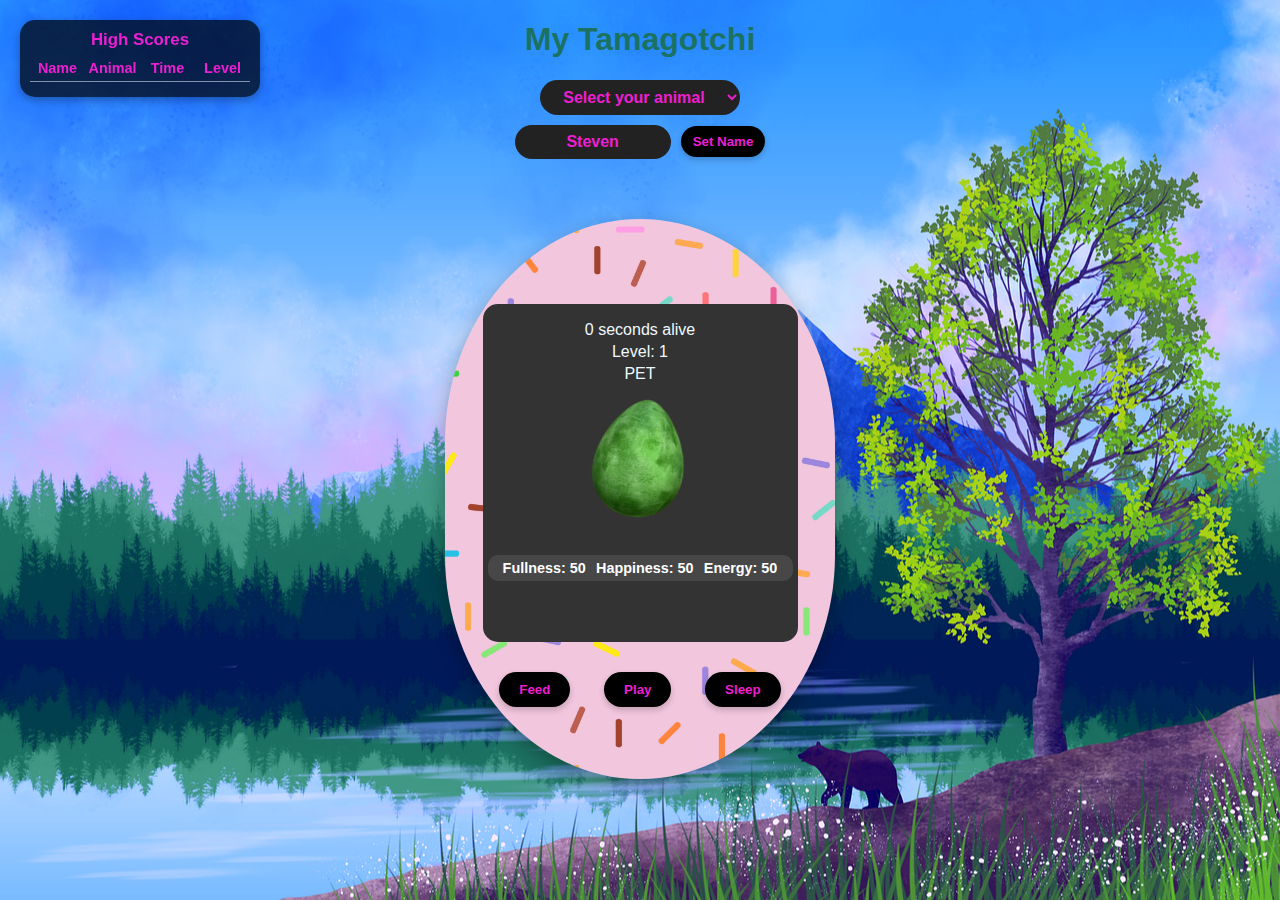
<file: index.html>
<!DOCTYPE html>
<html lang="en">
<head>
    <meta charset="UTF-8">
    <meta name="viewport" content="width=device-width, initial-scale=1.0">
    <script src="script/script.js" defer></script>
    <link rel="stylesheet" href="style/style.css" />
    <title>Tamagotchi</title>
</head>
<body>
  <div id = "scoreboard">
    <h3>High Scores</h3>
    <div id = "score-headers">
      <span>Name</span>
      <span>Animal</span>
      <span>Time</span>
      <span>Level</span>
    </div>
    <div id ="score-list"></div>
  </div>
  <h1>My Tamagotchi</h1>
  <div id="pet-setup">
    <div id="animal-choice">
      <select id="animal-select">
        <option value="" disabled selected>Select your animal</option>
        <option>Dog</option>
        <option>Fish</option>
        <option>Lion</option>
        <option>MoleRat</option>
        <option>Mouse</option>
        <option>Snake</option>
        <option>Random</option>
      </select>
    </div>

    <div id="name-row">
      <input type="text" id="name" placeholder="Steven">
      <button id="set-name-btn">Set Name</button>
    </div>
  </div>

  <div id="game">
    <div id="screen">
      <div id="pet">
        <p id="time-alive"></p>
        <p id="level"></p>
        <p id="pet-name">PET</p>
        <img id="pet-img" src="imgs/egg.png">
      </div>
      <div id="stats">
        <p>Fullness: <span id="hunger">50</span></p>
        <p>Happiness: <span id="happiness">50</span></p>
        <p>Energy: <span id="energy">50</span></p>
      </div>
      <p id="message"></p>
    </div>

    <div id="controls">
      <button id="feed-btn">Feed</button>
      <button id="play-btn">Play</button>
      <button id="sleep-btn">Sleep</button>
    </div>

    <button id="reset-btn" style="display:none;">Reset Game</button>
  </div>
</body>
</html>
</file>
<file: style/style.css>
body {
  font-family: Arial, sans-serif;
  text-align: center;
  background-image: url('../imgs/background.png');
  background-size: cover;
  background-repeat: no-repeat;
  background-position: center;   
  background-attachment: fixed;
  color: #1c7262;
}
#pet-setup {
  display: flex;
  flex-direction: column; 
  align-items: center;
  gap: 10px;
  margin-bottom: 20px;
}
#name-row {
  display: flex;
  gap: 10px;
  align-items: center;
}
#animal-choice select {
  width: 200px;
  padding: 8px;
  border-radius: 20px;
  border: none;
  background-color: #222;
  color: #ec1fd1;
  font-weight: bold;
  text-align: center;
  font-size: 1rem;
}
#name-row input {
  width: 140px;
  padding: 8px;
  border-radius: 20px;
  border: none;
  background-color: #222;
  color: #ec1fd1;
  font-weight: bold;
  text-align: center;
  font-size: 1rem;
}
#name-row input::placeholder {
  color: #ec1fd1;
  font-weight: bold;
}
#name-row button {
  padding: 8px 12px;
  border-radius: 20px;
  border: none;
  background-color: #000;
  color: #ec1fd1;
  font-weight: bold;
  cursor: pointer;
  box-shadow: 0 3px 6px rgba(0,0,0,0.2);
  transition: transform 0.1s;
}
#name-row button:hover {
  transform: scale(1.05);
}
#name-row button:active {
  transform: scale(0.9);
  box-shadow: 0 1px 3px rgba(0,0,0,0.2);
}
#game {
  width: 350px;
  height: 520px;
  margin: 60px auto;
  background-image: url(../imgs/game.jpg); 
  background-size: cover;
  border-radius: 50% / 40%; 
  display: flex;
  flex-direction: column;
  align-items: center;
  justify-content: flex-start;
  padding: 20px;
  box-shadow: 0 8px 20px rgba(0,0,0,0.3);
}
#screen {
  width: 90%;
  height: 65%;
  background-color: #333;
  border-radius: 15px;
  display: flex;
  flex-direction: column;
  align-items: center;
  justify-content: space-between; 
  padding: 15px;
  color: #fff;
  box-sizing: border-box;
  margin-top: 65px;
}
#pet {
  display: flex;
  flex-direction: column;
  align-items: center;
  justify-content: center;
}
#pet-img {
  max-width: 150px;
  max-height: 150px;
  height: auto;
  transform: rotate(10deg);
  flex-shrink: 0;
}
#pet-name, #time-alive, #level {
  color: aliceblue;
  margin: 2px 0;
}
#stats {
  display: flex;
  justify-content: space-around;
  align-items: center;
  width: 100%;
  background-color: rgba(255,255,255,0.1);
  padding: 5px 10px;
  border-radius: 10px;
  font-size: 0.9rem;
  margin: 0;
}
#stats p {
  margin: 0 5px;
  font-weight: bold;
}
#controls {
  display: flex;
  justify-content: space-around;
  width: 90%;
  margin-top: 30px;
}
#controls button {
  padding: 10px 20px;
  border-radius: 20px;
  border: none;
  background-color: #000;
  color: #ec1fd1;
  font-weight: bold;
  cursor: pointer;
  box-shadow: 0 3px 6px rgba(0,0,0,0.2);
  transition: transform 0.1s;
}
#controls button:hover {
  transform: scale(1.05);
}
#controls button:active {
  transform: scale(0.9);
  box-shadow: 0 1px 3px rgba(0,0,0,0.2);
}
#reset-btn {
  padding: 10px 20px;
  border-radius: 20px;
  border: none;
  background-color: #000;
  color: #ec1fd1;
  font-weight: bold;
  cursor: pointer;
  box-shadow: 0 3px 6px rgba(0,0,0,0.2);
  transition: transform 0.1s;
  margin-top: 15px;
}
#reset-btn:hover {
  transform: scale(1.05);
}
#message {
  margin-top: 10px;
  color: #fff;
  font-weight: bold;
}
@keyframes wobble {
  0% { transform: rotate(0deg); }
  25% { transform: rotate(10deg); }
  50% { transform: rotate(0deg); }
  75% { transform: rotate(-10deg); }
  100% { transform: rotate(0deg); }
}
.wobble {
  animation: wobble 0.5s infinite;
}
.animal-wobble {
  animation: wobble 1s infinite;
}
.low-stat {
  color: red;
  font-weight: bold;
}
.high-stat {
  color: gold;
  font-weight: bold;
}
#scoreboard {
  position: fixed;
  top: 20px;
  left: 20px;
  width: 220px;
  background-color: rgba(0,0,0,0.7);
  color: #ec1fd1;
  border-radius: 15px;
  padding: 10px;
  font-size: 0.9rem;
  box-shadow: 0 3px 8px rgba(0,0,0,0.3);
}
#scoreboard h3 {
  margin: 0 0 10px 0;
  text-align: center;
}
#score-list div {
  display: flex;
  justify-content: space-between;
  border-bottom: 1px solid rgba(255,255,255,0.2);
  padding: 2px 0;
}
#score-list div:last-child {
  border-bottom: none;
}
#score-headers {
  display: flex;
  justify-content: space-between;
  font-weight: bold;
  border-bottom: 1px solid rgba(255,255,255,0.5);
  padding-bottom: 5px;
  margin-bottom: 5px;
}
#score-headers span {
  flex: 1;
  text-align: center;
}
#score-list div {
  display: flex;
  justify-content: space-between;
  margin-bottom: 3px;
}

#score-list div span {
  flex: 1;
  text-align: center;
}
</file>
